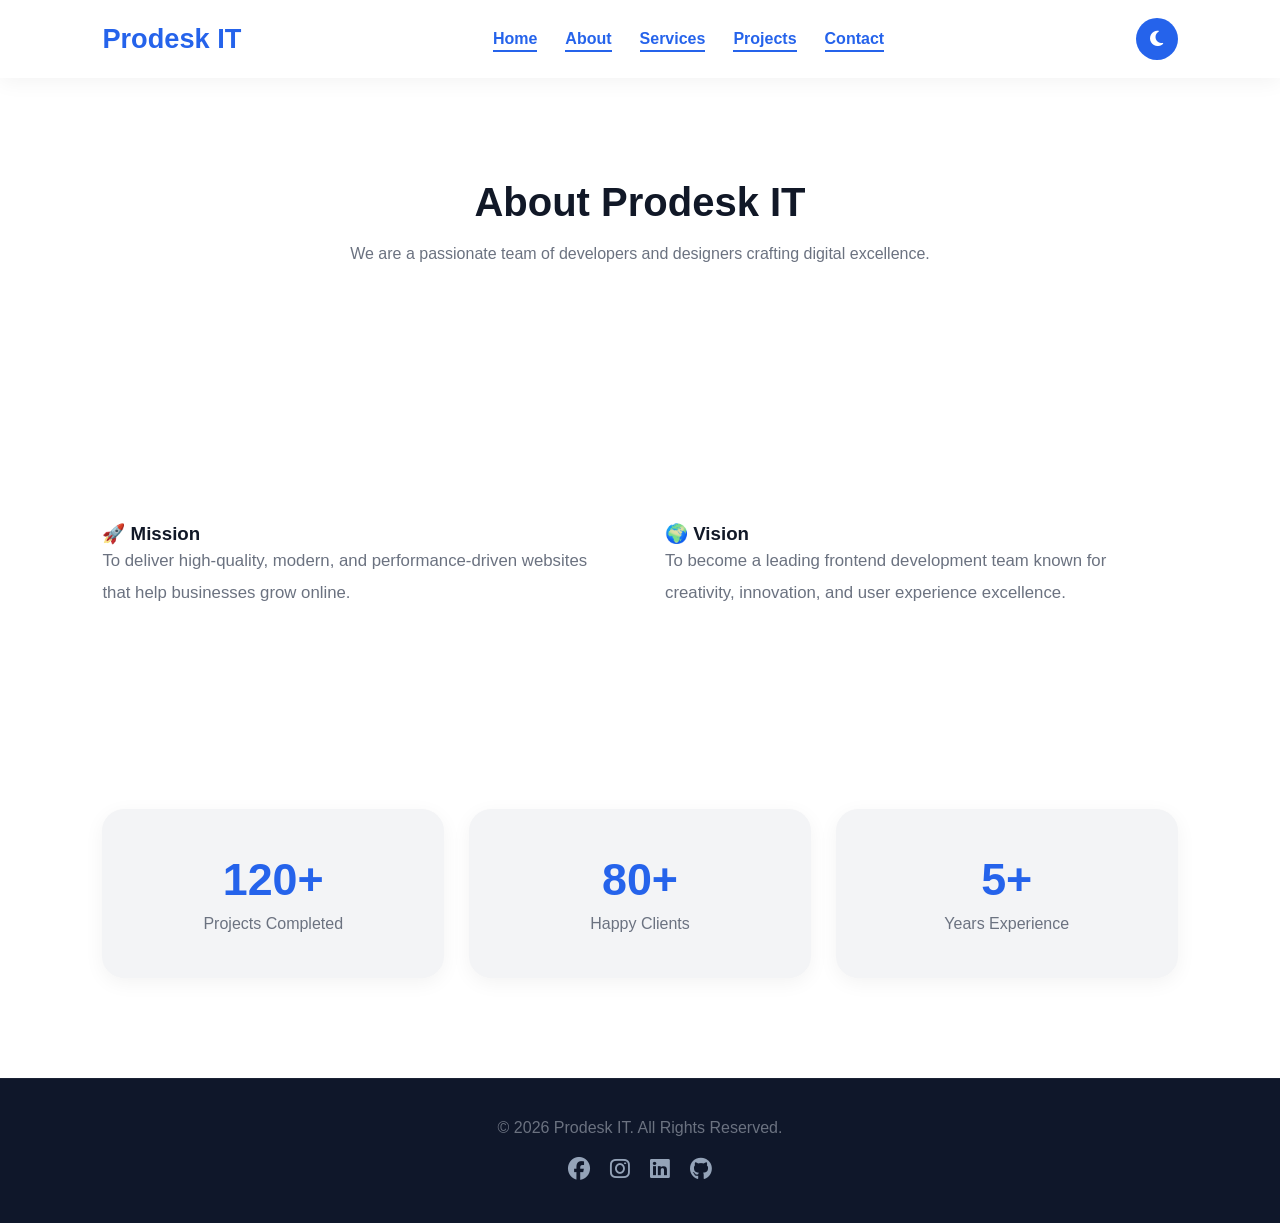
<file: about.html>
<!DOCTYPE html>
<html lang="en">
<head>
  <meta charset="UTF-8">
  <meta name="viewport" content="width=device-width, initial-scale=1.0">

  <meta name="description" content="Learn more about Prodesk IT - a modern frontend development team building responsive and high-performance websites.">
  <title>About - Prodesk IT</title>

  <link rel="stylesheet" href="style.css">

  <link rel="stylesheet" href="https://cdnjs.cloudflare.com/ajax/libs/font-awesome/6.5.1/css/all.min.css" />
</head>
<body>

<header class="navbar">
  <div class="logo">Prodesk IT</div>

  <ul class="nav-links" id="navLinks" aria-label="Main Navigation">
    <li><a href="index.html">Home</a></li>
    <li><a href="about.html" class="active">About</a></li>
    <li><a href="services.html">Services</a></li>
    <li><a href="projects.html">Projects</a></li>
    <li><a href="contact.html">Contact</a></li>
  </ul>

  <div class="nav-actions">
    <button id="themeToggle" class="theme-btn" type="button" aria-label="Toggle Theme">
      <i class="fa-solid fa-moon"></i>
    </button>

    <button class="hamburger" id="hamburger" aria-label="Open Menu" type="button">
      <span></span>
      <span></span>
      <span></span>
    </button>
  </div>
</header>

<section class="about-hero">
  <div class="section-title">
    <h1>About Prodesk IT</h1>
    <p>We are a passionate team of developers and designers crafting digital excellence.</p>
  </div>
</section>

<section class="mission-vision">
  <div class="mv-grid">
    <div class="mv-card">
      <h3>🚀 Mission</h3>
      <p>
        To deliver high-quality, modern, and performance-driven websites
        that help businesses grow online.
      </p>
    </div>

    <div class="mv-card">
      <h3>🌍 Vision</h3>
      <p>
        To become a leading frontend development team known for creativity,
        innovation, and user experience excellence.
      </p>
    </div>
  </div>
</section>

<section class="about-extra">
  <div class="stats-container">
    <div class="stat-box">
      <h2>120+</h2>
      <p>Projects Completed</p>
    </div>
    <div class="stat-box">
      <h2>80+</h2>
      <p>Happy Clients</p>
    </div>
    <div class="stat-box">
      <h2>5+</h2>
      <p>Years Experience</p>
    </div>
  </div>
</section>

<footer>
  <p>© 2026 Prodesk IT. All Rights Reserved.</p>
  <div class="socials">
    <a href="#" aria-label="Facebook"><i class="fa-brands fa-facebook"></i></a>
    <a href="#" aria-label="Instagram"><i class="fa-brands fa-instagram"></i></a>
    <a href="#" aria-label="LinkedIn"><i class="fa-brands fa-linkedin"></i></a>
    <a href="#" aria-label="GitHub"><i class="fa-brands fa-github"></i></a>
  </div>
</footer>

<script src="script.js" defer></script>

</body>
</html>
</file>
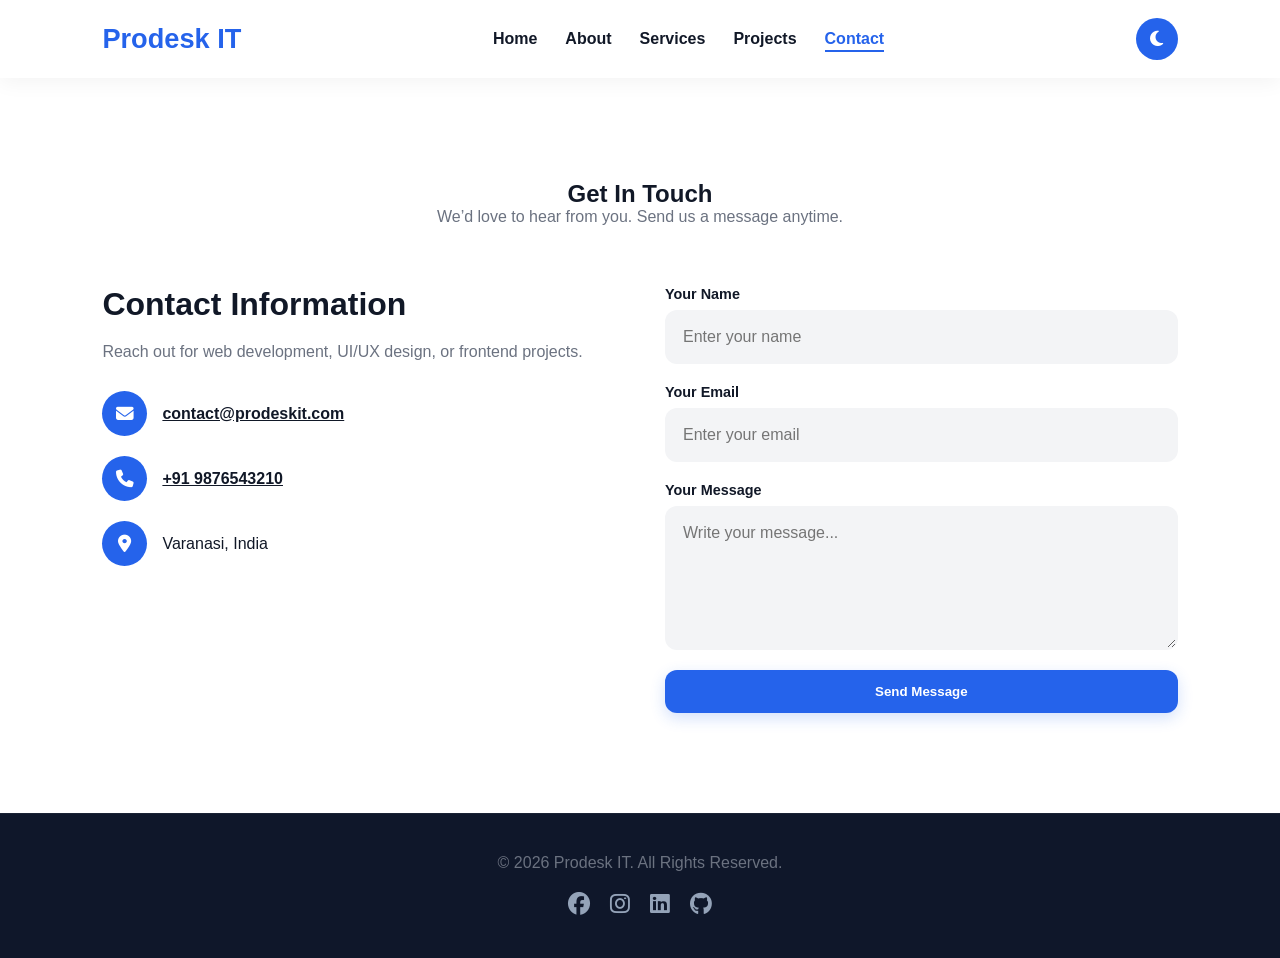
<file: contact.html>
<!DOCTYPE html>
<html lang="en">

<head>
  <meta charset="UTF-8">
  <meta name="viewport" content="width=device-width, initial-scale=1.0">

  <meta name="description" content="Contact Prodesk IT - Get in touch for modern web development, UI/UX design, and frontend solutions.">
  <title>Contact - Prodesk IT</title>

  <link rel="stylesheet" href="style.css">

  <link rel="stylesheet" href="https://cdnjs.cloudflare.com/ajax/libs/font-awesome/6.5.1/css/all.min.css" />
</head>

<body>

<header class="navbar">
  <div class="logo">Prodesk IT</div>

  <ul class="nav-links" id="navLinks" aria-label="Main Navigation">
    <li><a href="index.html">Home</a></li>
    <li><a href="about.html">About</a></li>
    <li><a href="services.html">Services</a></li>
    <li><a href="projects.html">Projects</a></li>
    <li><a href="contact.html" class="active">Contact</a></li>
  </ul>

  <div class="nav-actions">
    <button id="themeToggle" class="theme-btn" type="button" aria-label="Toggle Theme">
      <i class="fa-solid fa-moon"></i>
    </button>

    <button class="hamburger" id="hamburger" aria-label="Open Menu" type="button">
      <span></span>
      <span></span>
      <span></span>
    </button>
  </div>
</header>

<section class="contact" id="contact">
  <div class="section-title">
    <h1>Get In Touch</h1>
    <p>We’d love to hear from you. Send us a message anytime.</p>
  </div>

  <div class="contact-container">
    <div class="contact-info">
      <h3>Contact Information</h3>
      <p>Reach out for web development, UI/UX design, or frontend projects.</p>

      <div class="info-box">
        <i class="fa-solid fa-envelope"></i>
        <a href="mailto:contact@prodeskit.com">contact@prodeskit.com</a>
      </div>

      <div class="info-box">
        <i class="fa-solid fa-phone"></i>
        <a href="tel:+919876543210">+91 9876543210</a>
      </div>

      <div class="info-box">
        <i class="fa-solid fa-location-dot"></i>
        <span>Varanasi, India</span>
      </div>
    </div>

    <div class="contact-box">
      <form>
        <div class="form-group">
          <label for="name">Your Name</label>
          <input type="text" id="name" placeholder="Enter your name" required>
        </div>

        <div class="form-group">
          <label for="email">Your Email</label>
          <input type="email" id="email" placeholder="Enter your email" required>
        </div>

        <div class="form-group">
          <label for="message">Your Message</label>
          <textarea id="message" rows="6" placeholder="Write your message..." required></textarea>
        </div>

        <button class="btn" type="submit">
          Send Message
        </button>
      </form>
    </div>

  </div>
</section>

<footer>
  <p>© 2026 Prodesk IT. All Rights Reserved.</p>
  <div class="socials">
    <a href="#" aria-label="Facebook"><i class="fa-brands fa-facebook"></i></a>
    <a href="#" aria-label="Instagram"><i class="fa-brands fa-instagram"></i></a>
    <a href="#" aria-label="LinkedIn"><i class="fa-brands fa-linkedin"></i></a>
    <a href="#" aria-label="GitHub"><i class="fa-brands fa-github"></i></a>
  </div>
</footer>

<script src="script.js" defer></script>

</body>
</html>
</file>
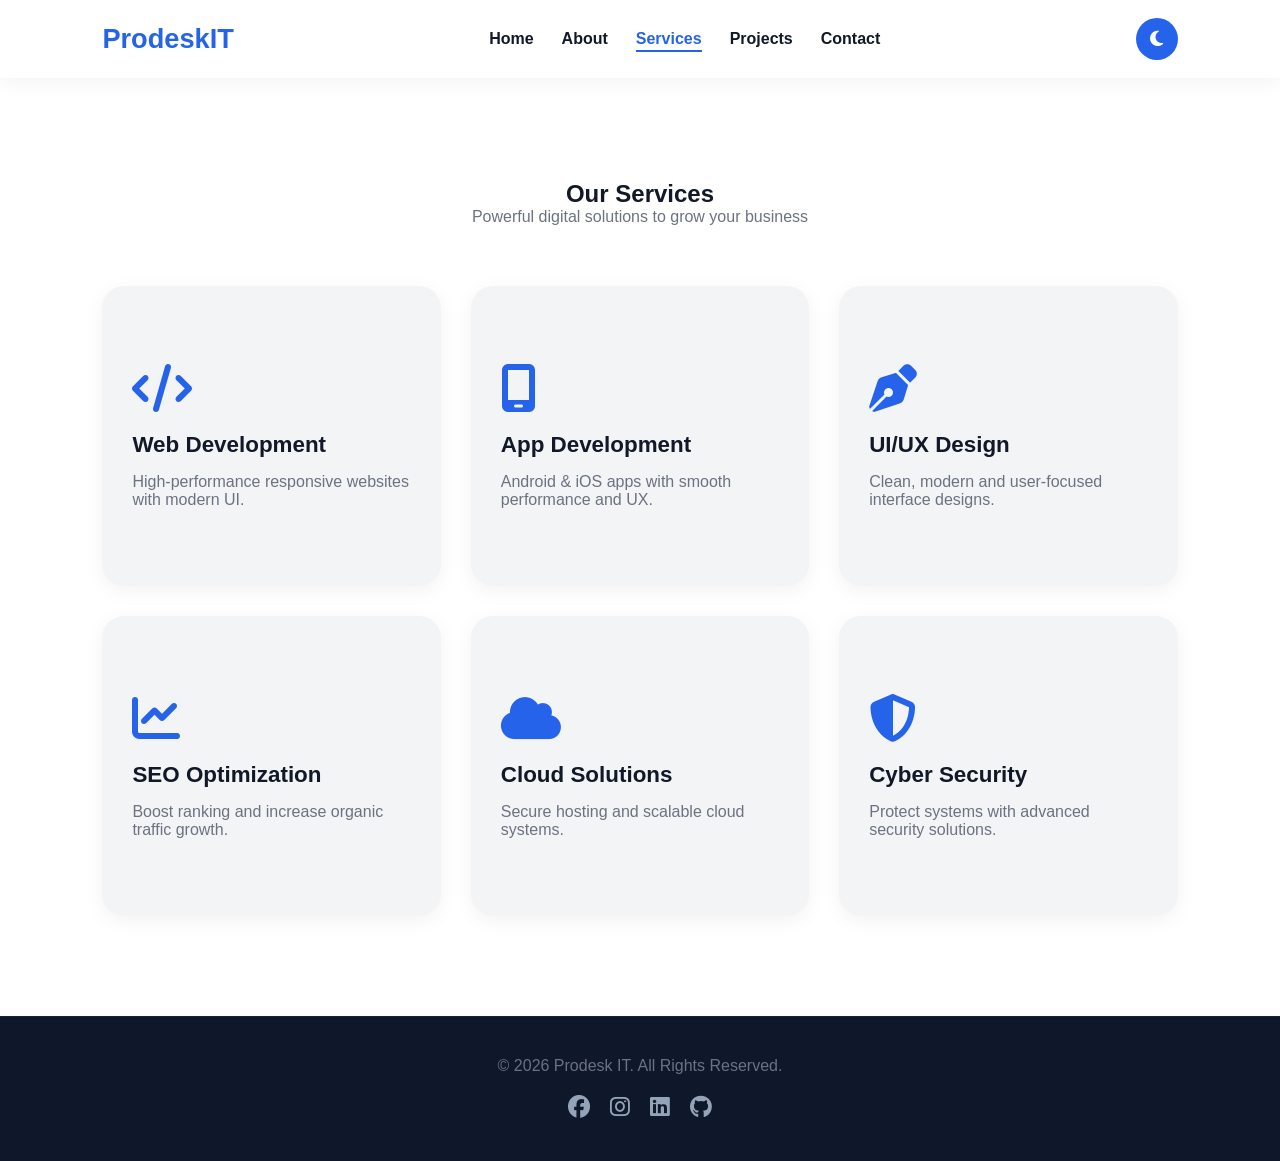
<file: services.html>
<!DOCTYPE html>
<html lang="en">

<head>
  <meta charset="UTF-8">
  <meta name="viewport" content="width=device-width, initial-scale=1.0">

  <meta name="description" content="Prodesk IT Services - Web development, app development, UI/UX design, SEO optimization, cloud solutions and cyber security.">
  <title>Services - Prodesk IT</title>

  <link rel="stylesheet" href="style.css">

  <link rel="stylesheet" href="https://cdnjs.cloudflare.com/ajax/libs/font-awesome/6.5.1/css/all.min.css" />
</head>

<body>

<header class="navbar">
  <div class="logo">
    <span>Prodesk</span><b>IT</b>
  </div>

  <ul class="nav-links" id="navLinks" aria-label="Main Navigation">
    <li><a href="index.html">Home</a></li>
    <li><a href="about.html">About</a></li>
    <li><a href="services.html" class="active">Services</a></li>
    <li><a href="projects.html">Projects</a></li>
    <li><a href="contact.html">Contact</a></li>
  </ul>

  <div class="nav-actions">
    <button id="themeToggle" class="theme-btn" type="button" aria-label="Toggle Theme">
      <i class="fa-solid fa-moon"></i>
    </button>

    <button class="hamburger" id="hamburger" aria-label="Open Menu" type="button">
      <span></span>
      <span></span>
      <span></span>
    </button>
  </div>
</header>

<section class="services" id="services">
  <div class="section-title">
    <h1>Our Services</h1>
    <p>Powerful digital solutions to grow your business</p>
  </div>

  <div class="service-grid">

    <div class="card">
      <div class="icon"><i class="fa-solid fa-code"></i></div>
      <h3>Web Development</h3>
      <p>High-performance responsive websites with modern UI.</p>
    </div>

    <div class="card">
      <div class="icon"><i class="fa-solid fa-mobile-screen"></i></div>
      <h3>App Development</h3>
      <p>Android & iOS apps with smooth performance and UX.</p>
    </div>

    <div class="card">
      <div class="icon"><i class="fa-solid fa-pen-nib"></i></div>
      <h3>UI/UX Design</h3>
      <p>Clean, modern and user-focused interface designs.</p>
    </div>

    <div class="card">
      <div class="icon"><i class="fa-solid fa-chart-line"></i></div>
      <h3>SEO Optimization</h3>
      <p>Boost ranking and increase organic traffic growth.</p>
    </div>

    <div class="card">
      <div class="icon"><i class="fa-solid fa-cloud"></i></div>
      <h3>Cloud Solutions</h3>
      <p>Secure hosting and scalable cloud systems.</p>
    </div>

    <div class="card">
      <div class="icon"><i class="fa-solid fa-shield-halved"></i></div>
      <h3>Cyber Security</h3>
      <p>Protect systems with advanced security solutions.</p>
    </div>

  </div>
</section>

<footer>
  <p>© 2026 Prodesk IT. All Rights Reserved.</p>
  <div class="socials">
    <a href="#" aria-label="Facebook"><i class="fa-brands fa-facebook"></i></a>
    <a href="#" aria-label="Instagram"><i class="fa-brands fa-instagram"></i></a>
    <a href="#" aria-label="LinkedIn"><i class="fa-brands fa-linkedin"></i></a>
    <a href="#" aria-label="GitHub"><i class="fa-brands fa-github"></i></a>
  </div>
</footer>

<script src="script.js" defer></script>

</body>
</html>
</file>
<file: style.css>
:root {
  --primary: #2563eb;
  --primary-dark: #1d4ed8;
  --bg-light: #ffffff;
  --bg-dark: #0f172a;
  --card-light: #f3f4f6;
  --card-dark: #1e293b;
  --text-light: #111827;
  --text-dark: #ffffff;
  --muted-light: #6b7280;
  --muted-dark: #cbd5e1;
  --border-light: #dee2e6;
  --border-dark: #334155;
  --nav-bg-light: rgba(255, 255, 255, 0.75);
  --nav-bg-dark: rgba(15, 23, 42, 0.85);
}

* {
  margin: 0;
  padding: 0;
  box-sizing: border-box;
  scroll-behavior: smooth;
  font-family: Arial, Helvetica, sans-serif;
}

body {
  background: var(--bg-light);
  color: var(--text-light);
  overflow-x: hidden;
  transition: background-color 0.4s ease, color 0.4s ease;
  padding-top: 80px; 
}

body.dark, body[data-theme="dark"] {
  background: var(--bg-dark);
  color: var(--text-dark);
}

img {
  width: 100%;
  height: auto;
  display: block;
  object-fit: cover;
}

p {
  color: var(--muted-light);
}

body.dark p, body[data-theme="dark"] p {
  color: var(--muted-dark);
}

.navbar {
  position: fixed;
  top: 0;
  left: 0;
  width: 100%;
  z-index: 1000;
  display: flex;
  justify-content: space-between;
  align-items: center;
  padding: 18px 8%;
  background: var(--nav-bg-light);
  backdrop-filter: blur(12px);
  box-shadow: 0 4px 20px rgba(0, 0, 0, 0.05);
  transition: 0.4s ease;
}

body.dark .navbar, body[data-theme="dark"] .navbar {
  background: var(--nav-bg-dark);
  box-shadow: 0 4px 20px rgba(0, 0, 0, 0.3);
}

.logo {
  font-size: 1.7rem;
  font-weight: 700;
  color: var(--primary);
}

.nav-links {
  display: flex;
  gap: 28px;
  list-style: none;
}

.nav-links a {
  text-decoration: none;
  color: inherit;
  font-weight: 600;
  transition: 0.3s;
  position: relative;
  padding: 5px 0;
}

.nav-links a:hover,
.nav-links a.active {
  color: var(--primary);
}

.nav-links a::after {
  content: '';
  position: absolute;
  bottom: 0;
  left: 0;
  width: 0;
  height: 2px;
  background-color: var(--primary);
  transition: 0.3s ease;
}

.nav-links a:hover::after,
.nav-links a.active::after {
  width: 100%;
}

.nav-actions {
  display: flex;
  align-items: center;
  gap: 15px;
}

.theme-btn {
  width: 42px;
  height: 42px;
  border: none;
  border-radius: 50%;
  background: var(--primary);
  color: white;
  cursor: pointer;
  transition: 0.3s ease;
  display: flex;
  justify-content: center;
  align-items: center;
  font-size: 1.1rem;
}

.theme-btn:hover {
  transform: scale(1.1);
  background: var(--primary-dark);
}

.btn {
  display: inline-block;
  padding: 14px 32px;
  border-radius: 12px;
  background: var(--primary);
  color: white;
  text-decoration: none;
  font-weight: 600;
  transition: all 0.3s ease;
  box-shadow: 0 5px 15px rgba(37, 99, 235, 0.2);
  border: none;
  cursor: pointer;
}

.btn:hover {
  transform: translateY(-4px);
  background: var(--primary-dark);
  box-shadow: 0 10px 25px rgba(37, 99, 235, 0.35);
}

.btn-outline {
  background: transparent;
  border: 2px solid white;
}

.btn-outline:hover {
  background: white;
  color: var(--text-light);
}

.hamburger {
  display: none;
  flex-direction: column;
  gap: 5px;
  cursor: pointer;
  background: transparent;
  border: none;
  color: inherit;
  padding: 5px;
}

.hamburger span {
  width: 25px;
  height: 3px;
  background: currentColor;
  border-radius: 10px;
  transition: 0.3s ease;
}

.hamburger.toggle span:nth-child(1) {
  transform: rotate(-45deg) translate(-5px, 6px);
}
.hamburger.toggle span:nth-child(2) {
  opacity: 0;
}
.hamburger.toggle span:nth-child(3) {
  transform: rotate(45deg) translate(-5px, -6px);
}

.card,
.project-card,
.stat-box,
.testimonial-card {
  position: relative;
  border-radius: 22px;
  background: var(--card-light);
  transition: all 0.4s ease;
  overflow: hidden;
  box-shadow: 0 5px 20px rgba(0,0,0,0.05);
}

body.dark .card, body.dark .project-card, body.dark .stat-box, body.dark .testimonial-card,
body[data-theme="dark"] .card, body[data-theme="dark"] .project-card, body[data-theme="dark"] .stat-box, body[data-theme="dark"] .testimonial-card {
  background: var(--card-dark);
  color: var(--text-dark);
  box-shadow: 0 5px 25px rgba(0,0,0,0.2);
}

.card:hover,
.project-card:hover,
.stat-box:hover,
.testimonial-card:hover {
  transform: translateY(-10px);
  box-shadow: 0 15px 30px rgba(0, 0, 0, 0.12);
}

.card::before, .project-card::before, .stat-box::before, .testimonial-card::before {
  content: "";
  position: absolute;
  inset: 0;
  background: radial-gradient(circle at top left, rgba(37,99,235,0.12), transparent 60%);
  opacity: 0;
  transition: 0.4s;
  pointer-events: none;
}

.card:hover::before, .project-card:hover::before, .stat-box:hover::before, .testimonial-card:hover::before {
  opacity: 1;
}

.hero {
  min-height: calc(100vh - 80px);
  display: flex;
  justify-content: center;
  align-items: center;
  text-align: center;
  padding: 40px 20px;
  background: linear-gradient(rgba(15, 23, 42, 0.82), rgba(15, 23, 42, 0.82)),
              url("https://images.unsplash.com/photo-1550751827-4bd374c3f58b") center/cover no-repeat;
  color: white;
}

.hero-content {
  max-width: 850px;
}

.hero-content h1 {
  font-size: clamp(2.3rem, 6vw, 4.5rem);
  margin-bottom: 20px;
  font-weight: 800;
  letter-spacing: -1px;
}

.hero-content p {
  line-height: 1.8;
  margin-bottom: 35px;
  font-size: 1.15rem;
  color: #e2e8f0;
}

section {
  padding: 100px 8%;
  transition: 0.4s ease;
}

.section-title {
  text-align: center;
  margin-bottom: 60px;
}

.section-title h2 {
  font-size: 2.8rem;
  margin-bottom: 15px;
  font-weight: 700;
}

.about-container, .mv-grid {
  display: grid;
  grid-template-columns: repeat(auto-fit, minmax(320px, 1fr));
  gap: 50px;
  align-items: center;
}

.about-text h2, .about-hero h1 {
  font-size: 2.5rem;
  margin-bottom: 20px;
}

.about-text p, .mv-card p {
  line-height: 1.9;
  font-size: 1.05rem;
}

.about-image img {
  border-radius: 20px;
  box-shadow: 0 10px 30px rgba(0, 0, 0, 0.1);
  transition: transform 0.4s ease;
}

.about-image img:hover {
  transform: scale(1.02);
}

.stats-container, .testimonial-grid {
  display: grid;
  grid-template-columns: repeat(auto-fit, minmax(220px, 1fr));
  gap: 25px;
}

.stat-box {
  padding: 45px 25px;
  text-align: center;
}

.stat-box h2 {
  font-size: 2.8rem;
  color: var(--primary);
  margin-bottom: 10px;
  font-weight: 800;
}

.service-grid {
  display: grid;
  grid-template-columns: repeat(auto-fit, minmax(280px, 1fr));
  gap: 30px;
}

.card {
  padding: 40px 30px;
  min-height: 300px;
  display: flex;
  flex-direction: column;
  justify-content: center;
}

.card .icon i {
  font-size: 3rem;
  color: var(--primary);
  margin-bottom: 20px;
}

.card h3 {
  margin-bottom: 15px;
  font-size: 1.4rem;
}

.projects-grid {
  display: grid;
  grid-template-columns: repeat(auto-fit, minmax(320px, 1fr));
  gap: 30px;
}

.project-card img {
  height: 240px;
  width: 100%;
}

.project-content {
  padding: 25px;
}

.project-content h3 {
  margin-bottom: 12px;
  font-size: 1.35rem;
}

.project-content p {
  margin-bottom: 20px;
}

.testimonial-card {
  padding: 35px;
}

.testimonial-card h4 {
  margin-top: 20px;
  color: var(--primary);
  font-size: 1.05rem;
}

.contact-container {
  display: grid;
  grid-template-columns: repeat(auto-fit, minmax(320px, 1fr));
  gap: 50px;
}

.contact-info h3 {
  font-size: 2rem;
  margin-bottom: 20px;
}

.contact-info p {
  margin-bottom: 30px;
}

.info-box {
  display: flex;
  align-items: center;
  gap: 15px;
  margin-bottom: 20px;
}

.info-box i {
  width: 45px;
  height: 45px;
  border-radius: 50%;
  background: var(--primary);
  color: white;
  display: flex;
  justify-content: center;
  align-items: center;
  font-size: 1.1rem;
}

.info-box a {
  color: inherit;
  font-weight: 600;
  transition: 0.2s;
}
.info-box a:hover {
  color: var(--primary);
}

.contact-form, form {
  display: flex;
  flex-direction: column;
  gap: 20px;
}

.form-group {
  display: flex;
  flex-direction: column;
  gap: 8px;
}

.form-group label {
  font-weight: 600;
  font-size: 0.9rem;
}

.contact-box input,
.contact-box textarea,
.contact-form input,
.contact-form textarea {
  padding: 16px;
  border: 2px solid transparent;
  outline: none;
  border-radius: 12px;
  background: var(--card-light);
  color: var(--text-light);
  font-size: 1rem;
  transition: 0.3s ease;
}

body.dark .contact-box input,
body.dark .contact-box textarea,
body.dark .contact-form input,
body.dark .contact-form textarea {
  background: var(--card-dark);
  color: var(--text-dark);
}

.contact-box input:focus,
.contact-box textarea:focus,
.contact-form input:focus,
.contact-form textarea:focus {
  border-color: var(--primary);
  background: var(--bg-light);
}

body.dark .contact-box input:focus,
body.dark .contact-box textarea:focus,
body.dark .contact-form input:focus,
body.dark .contact-form textarea:focus,
body[data-theme="dark"] .contact-box input:focus,
body[data-theme="dark"] .contact-box textarea:focus,
body[data-theme="dark"] .contact-form input:focus,
body[data-theme="dark"] .contact-form textarea:focus {
  background: var(--bg-dark);
}

footer {
  background: #0f172a;
  color: white;
  text-align: center;
  padding: 40px 20px;
  border-top: 1px solid rgba(255, 255, 255, 0.05);
}

body.dark footer {
  background: #090d16;
}

.socials {
  margin-top: 20px;
  display: flex;
  justify-content: center;
  gap: 20px;
}

.socials a {
  color: #94a3b8;
  font-size: 1.4rem;
  transition: 0.3s ease;
}

.socials a:hover {
  color: var(--primary);
  transform: translateY(-3px) scale(1.1);
}

@keyframes fadeInReveal {
  from {
    opacity: 0;
    transform: translateY(50px);
  }
  to {
    opacity: 1;
    transform: translateY(0);
  }
}

@media (prefers-reduced-motion: no-preference) {
  .card, 
  .project-card, 
  .stat-box, 
  .testimonial-card, 
  .about-container,
  .contact-container {
    animation: fadeInReveal linear both;
    animation-timeline: view();
    animation-range: entry 10% cover 35%;
  }
}

@media (max-width: 992px) {
  .navbar {
    padding: 18px 5%;
  }
}

@media (max-width: 768px) {
  .hamburger {
    display: flex;
  }

  .nav-links {
    position: absolute;
    top: 75px;
    right: -100%;
    width: 260px;
    flex-direction: column;
    background: var(--bg-light);
    padding: 30px;
    border-radius: 20px;
    transition: 0.4s cubic-bezier(0.175, 0.885, 0.32, 1.275);
    box-shadow: 0 10px 30px rgba(0, 0, 0, 0.15);
    gap: 20px;
  }

  body.dark .nav-links, body[data-theme="dark"] .nav-links {
    background: var(--card-dark);
    box-shadow: 0 10px 30px rgba(0, 0, 0, 0.4);
  }

  .nav-links.active {
    right: 5%;
  }

  .hero-buttons {
    flex-direction: column;
    align-items: center;
  }

  .btn {
    width: 100%;
    max-width: 280px;
    text-align: center;
  }

  section {
    padding: 80px 5%;
  }

  .section-title h2 {
    font-size: 2.2rem;
  }
}
</file>
